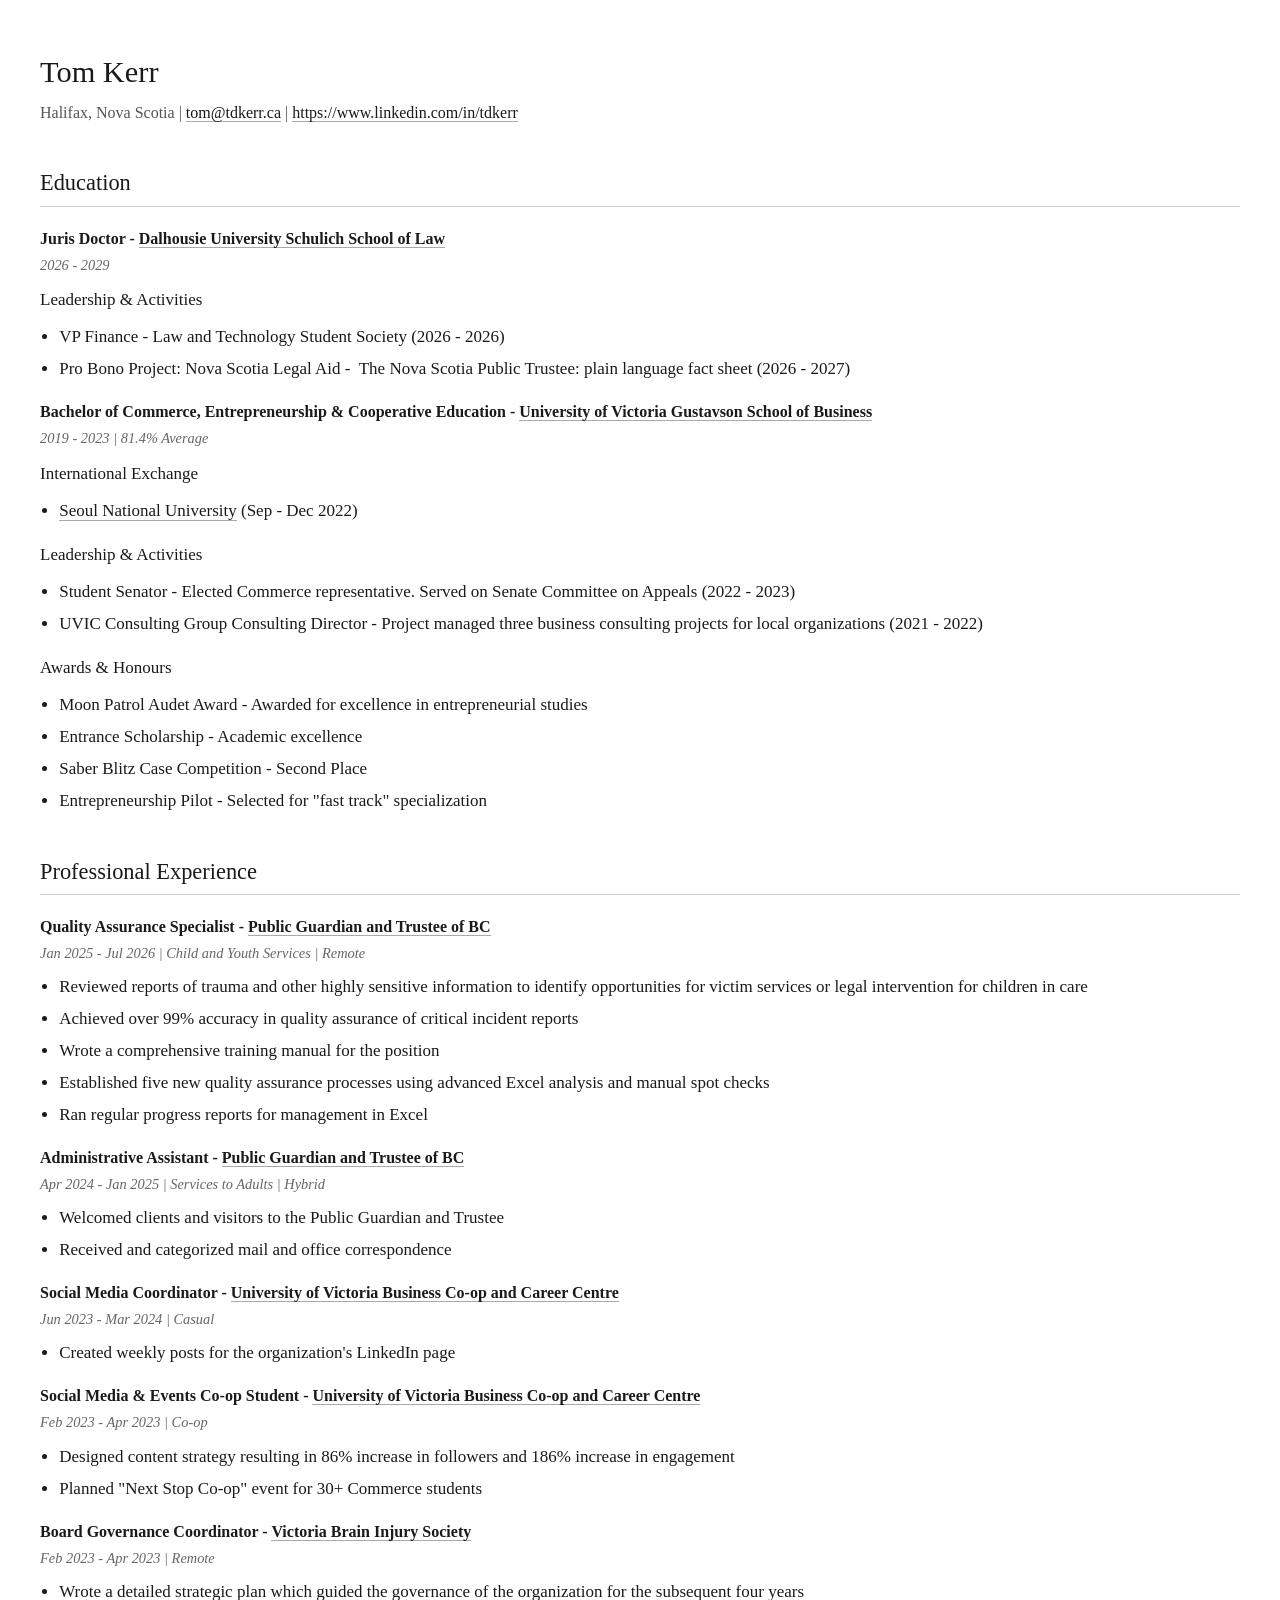
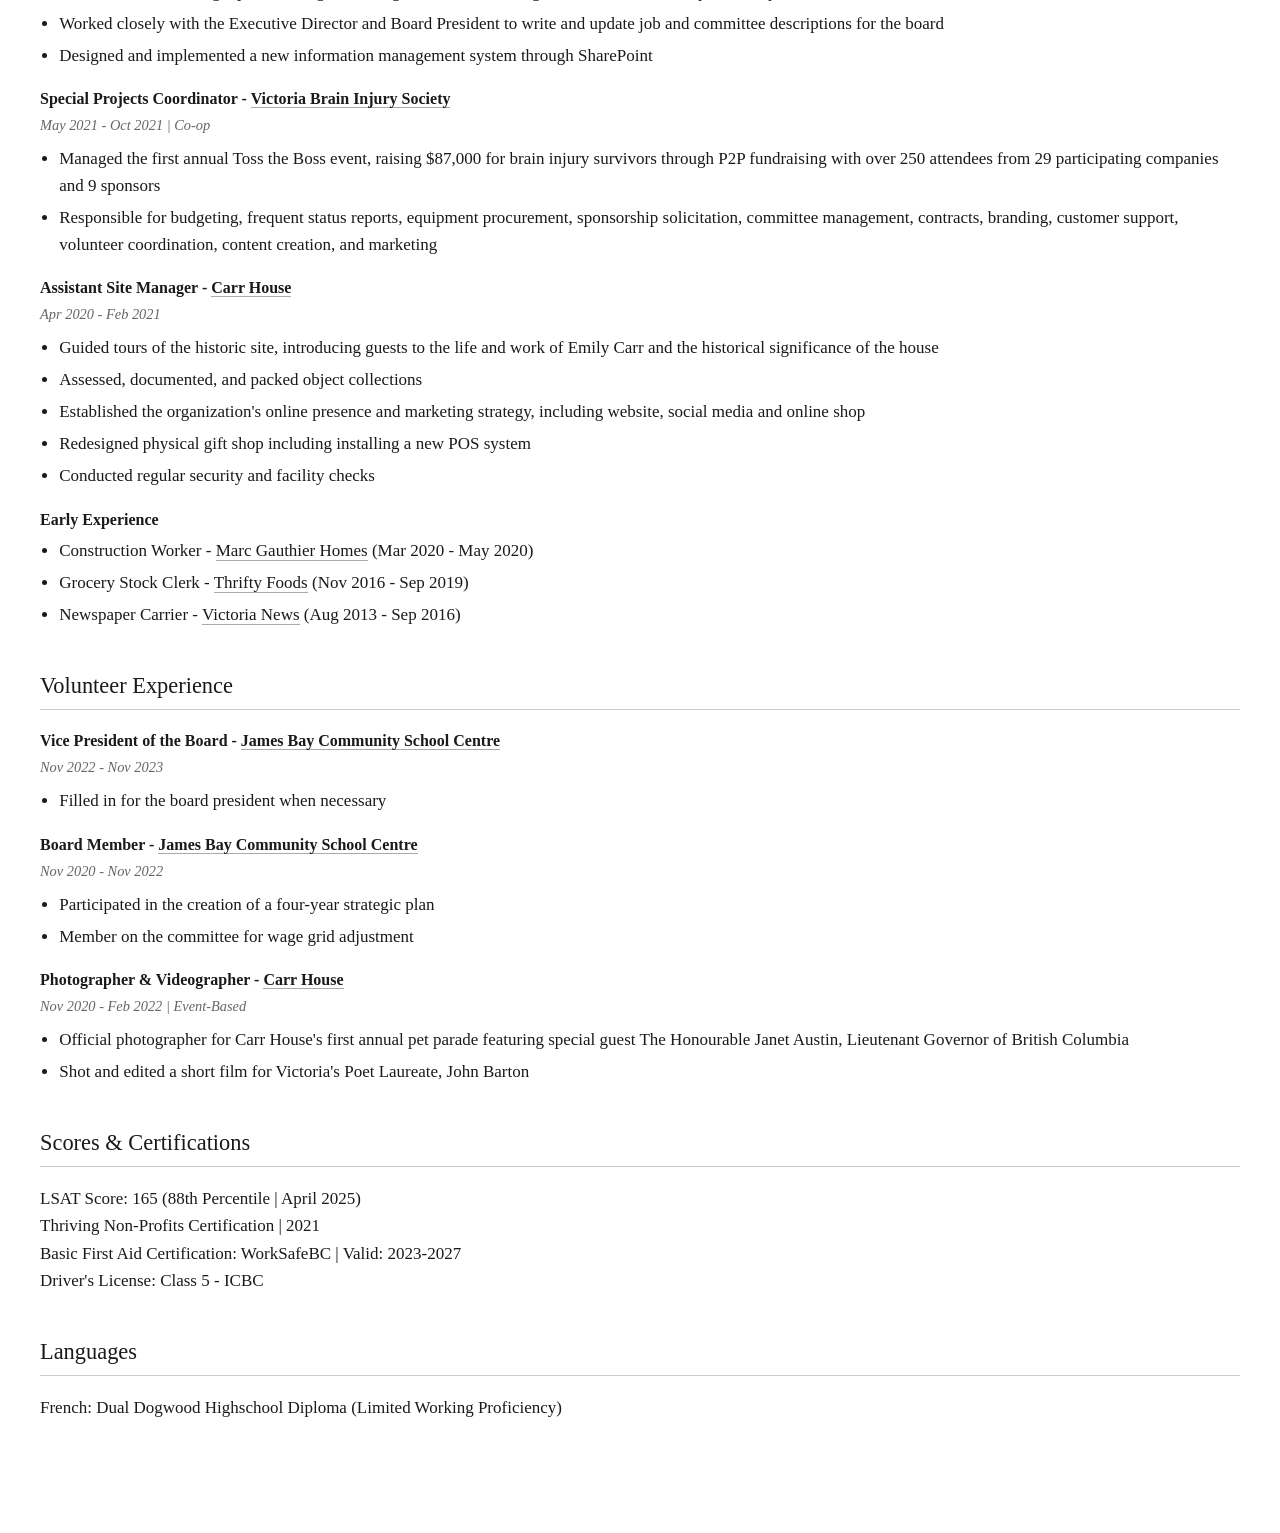
<file: index.html>
<!DOCTYPE html>
<html>
<head>
    <title>Tom's Resume</title>
    <meta charset="UTF-8">
    <meta name="viewport" content="width=device-width, initial-scale=1.0">
    <link rel="stylesheet" href="style.css">
</head>
<body>
    <header>
        <h1>Tom Kerr</h1>
        <h4>Halifax, Nova Scotia | <a href="mailto:tom@tdkerr.ca">tom@tdkerr.ca</a> | <a href="https://www.linkedin.com/in/tdkerr/">https://www.linkedin.com/in/tdkerr</a></h4>
    </header>

        <h2>Education</h2>
        <h3>Juris Doctor - <a href="https://www.dal.ca/faculty/law.html" target="_blank">Dalhousie University Schulich School of Law</a></h3>
        <p class="meta">2026 - 2029</p>

     <p>Leadership & Activities</p>
        <ul>
            <li>VP Finance - Law and Technology Student Society (2026 - 2026)</li>
            <li>Pro Bono Project: Nova Scotia Legal Aid -  The Nova Scotia Public Trustee: plain language fact sheet (2026 - 2027)</li>
        </ul>

        <h3>Bachelor of Commerce, Entrepreneurship & Cooperative Education - <a href="https://www.uvic.ca/gustavson/index.php" target="_blank">University of Victoria Gustavson School of Business</a></h3>
        <p class="meta">2019 - 2023 | 81.4% Average</p>
        <p>International Exchange</p>
        <ul>
            <li><a href="https://en.snu.ac.kr/index.html" target="_blank">Seoul National University</a> (Sep - Dec 2022)</li>
        </ul>

        <p>Leadership & Activities</p>
        <ul>
            <li>Student Senator - Elected Commerce representative. Served on Senate Committee on Appeals (2022 - 2023)</li>
            <li>UVIC Consulting Group Consulting Director - Project managed three business consulting projects for local organizations (2021 - 2022)</li>
        </ul>

        <p>Awards & Honours</p>
        <ul>
            <li>Moon Patrol Audet Award - Awarded for excellence in entrepreneurial studies</li>
            <li>Entrance Scholarship - Academic excellence</li>
            <li>Saber Blitz Case Competition - Second Place</li>
            <li>Entrepreneurship Pilot - Selected for "fast track" specialization</li>
        </ul>

        <h2>Professional Experience</h2>
        
            <h3>Quality Assurance Specialist - <a href="https://www.trustee.bc.ca/children-youth" target="_blank">Public Guardian and Trustee of BC</a></h3>
            <p class="meta">Jan 2025 - Jul 2026 | Child and Youth Services | Remote</p>
            <ul>
                <li>Reviewed reports of trauma and other highly sensitive information to identify opportunities for victim services or legal intervention for children in care</li>
                <li>Achieved over 99% accuracy in quality assurance of critical incident reports</li>
                <li>Wrote a comprehensive training manual for the position</li>
                <li>Established five new quality assurance processes using advanced Excel analysis and manual spot checks</li>
                <li>Ran regular progress reports for management in Excel</li>
            </ul>

            <h3>Administrative Assistant - <a href="https://www.trustee.bc.ca/adults" target="_blank">Public Guardian and Trustee of BC</a></h3>
            <p class="meta">Apr 2024 - Jan 2025 | Services to Adults | Hybrid</p>
            <ul>
                <li>Welcomed clients and visitors to the Public Guardian and Trustee</li>
                <li>Received and categorized mail and office correspondence</li>
            </ul>

            <h3>Social Media Coordinator - <a href="https://www.uvic.ca/coop/explore-programs/business/index.php" target="_blank">University of Victoria Business Co-op and Career Centre</a></h3>
            <p class="meta">Jun 2023 - Mar 2024 | Casual</p>
            <ul>
                <li>Created weekly posts for the organization's LinkedIn page</li>
            </ul>

            <h3>Social Media & Events Co-op Student - <a href="https://www.uvic.ca/coop/explore-programs/business/index.php" target="_blank">University of Victoria Business Co-op and Career Centre</a></h3>
            <p class="meta">Feb 2023 - Apr 2023 | Co-op</p>
            <ul>
                <li>Designed content strategy resulting in 86% increase in followers and 186% increase in engagement</li>
                <li>Planned "Next Stop Co-op" event for 30+ Commerce students</li>
            </ul>

            <h3>Board Governance Coordinator - <a href="https://www.vbis.ca/" target="_blank">Victoria Brain Injury Society</a></h3>
            <p class="meta">Feb 2023 - Apr 2023 | Remote</p>
            <ul>
                <li>Wrote a detailed strategic plan which guided the governance of the organization for the subsequent four years</li>
                <li>Worked closely with the Executive Director and Board President to write and update job and committee descriptions for the board</li>
                <li>Designed and implemented a new information management system through SharePoint</li>
            </ul>

            <h3>Special Projects Coordinator - <a href="https://www.vbis.ca/" target="_blank">Victoria Brain Injury Society</a></h3>
            <p class="meta">May 2021 - Oct 2021 | Co-op</p>
            <ul>
                <li>Managed the first annual Toss the Boss event, raising $87,000 for brain injury survivors through P2P fundraising with over 250 attendees from 29 participating companies and 9 sponsors</li>
                <li>Responsible for budgeting, frequent status reports, equipment procurement, sponsorship solicitation, committee management, contracts, branding, customer support, volunteer coordination, content creation, and marketing</li>
            </ul>

            <h3>Assistant Site Manager - <a href="https://www.carrhouse.org/" target="_blank">Carr House</a></h3>
            <p class="meta">Apr 2020 - Feb 2021</p>
            <ul>
                <li>Guided tours of the historic site, introducing guests to the life and work of Emily Carr and the historical significance of the house</li>
                <li>Assessed, documented, and packed object collections</li>
                <li>Established the organization's online presence and marketing strategy, including website, social media and online shop</li>
                <li>Redesigned physical gift shop including installing a new POS system</li>
                <li>Conducted regular security and facility checks</li>
            </ul>

            <h3>Early Experience</h3>
            <ul>
                <li>Construction Worker - <a href="https://www.marcgauthierhomes.com/" target="_blank">Marc Gauthier Homes</a> (Mar 2020 - May 2020)</li>
                <li>Grocery Stock Clerk - <a href="https://www.thriftyfoods.com/" target="_blank">Thrifty Foods</a> (Nov 2016 - Sep 2019)</li>
                <li>Newspaper Carrier - <a href="https://vicnews.com/" target="_blank">Victoria News</a> (Aug 2013 - Sep 2016)</li>
            </ul>

        <h2>Volunteer Experience</h2>

            <h3>Vice President of the Board - <a href="https://www.jamesbaycentre.ca/" target="_blank">James Bay Community School Centre</a></h3>
            <p class="meta">Nov 2022 - Nov 2023</p>
            <ul>
                <li>Filled in for the board president when necessary</li>
            </ul>

            <h3>Board Member - <a href="https://www.jamesbaycentre.ca/" target="_blank">James Bay Community School Centre</a></h3>
            <p class="meta">Nov 2020 - Nov 2022</p>
            <ul>
                <li>Participated in the creation of a four-year strategic plan</li>
                <li>Member on the committee for wage grid adjustment</li>
            </ul>

        <h3>Photographer & Videographer - <a href="https://www.carrhouse.org/" target="_blank">Carr House</a></h3>
            <p class="meta">Nov 2020 - Feb 2022 | Event-Based</p>
            <ul>
                <li>Official photographer for Carr House's first annual pet parade featuring special guest The Honourable Janet Austin, Lieutenant Governor of British Columbia</li>
                <li>Shot and edited a short film for Victoria's Poet Laureate, John Barton</li>
            </ul>

        <h2>Scores & Certifications</h2>
        <div>
            <div>LSAT Score: 165 (88th Percentile | April 2025)</div>
            <div>Thriving Non-Profits Certification | 2021</div>
            <div>Basic First Aid Certification: WorkSafeBC | Valid: 2023-2027</div>
            <div>Driver's License: Class 5 - ICBC</div>
        </div>

        <h2>Languages</h2>
        <div>
            <div>French: Dual Dogwood Highschool Diploma (Limited Working Proficiency)</div>
        </div>
</file>
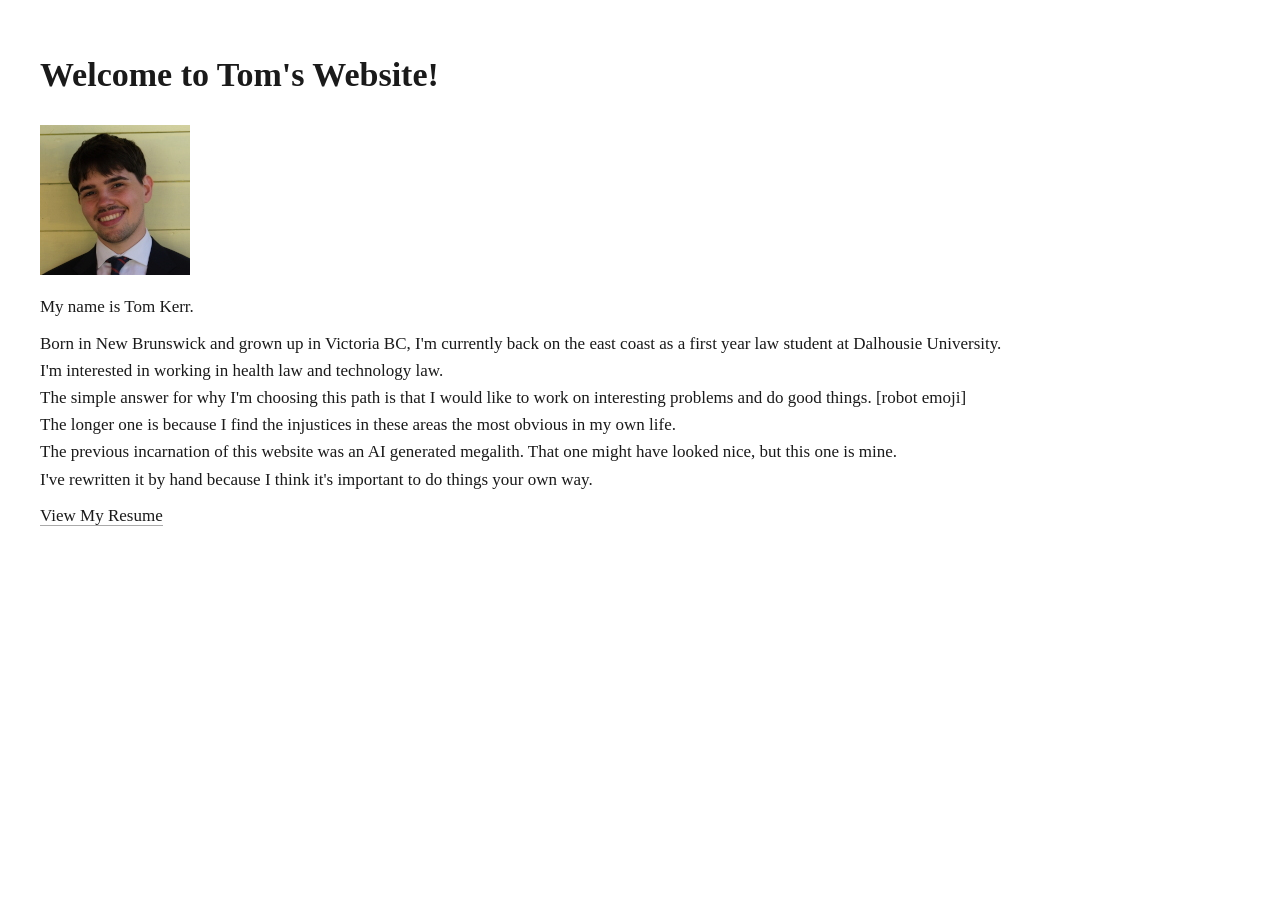
<file: home.html>
<!DOCTYPE html>
<html>
<head>
    <title>Tom's Website</title>
    <meta charset="UTF-8">
    <meta name="viewport" content="width=device-width, initial-scale=1.0">
    <link rel="stylesheet" href="style.css">
</head>
<body>

    <h1>Welcome to Tom's Website!</h1>
    <p><img src="profilephoto.jpg" alt="image of Tom" width="150" height="150"></p>
    <div>My name is Tom Kerr. </div>
    <p>
            Born in New Brunswick and grown up in Victoria BC, I'm currently back on the east coast as a first year law student at Dalhousie University.
        <br>I'm interested in working in health law and technology law. 
        <br>The simple answer for why I'm choosing this path is that I would like to work on interesting problems and do good things. [robot emoji]
        <br>The longer one is because I find the injustices in these areas the most obvious in my own life.
        <br>The previous incarnation of this website was an AI generated megalith. That one might have looked nice, but this one is mine.
        <br>I've rewritten it by hand because I think it's important to do things your own way.
    </p>
    <p><a href="resume.html">View My Resume</a></p>
</body>
</html>
</file>
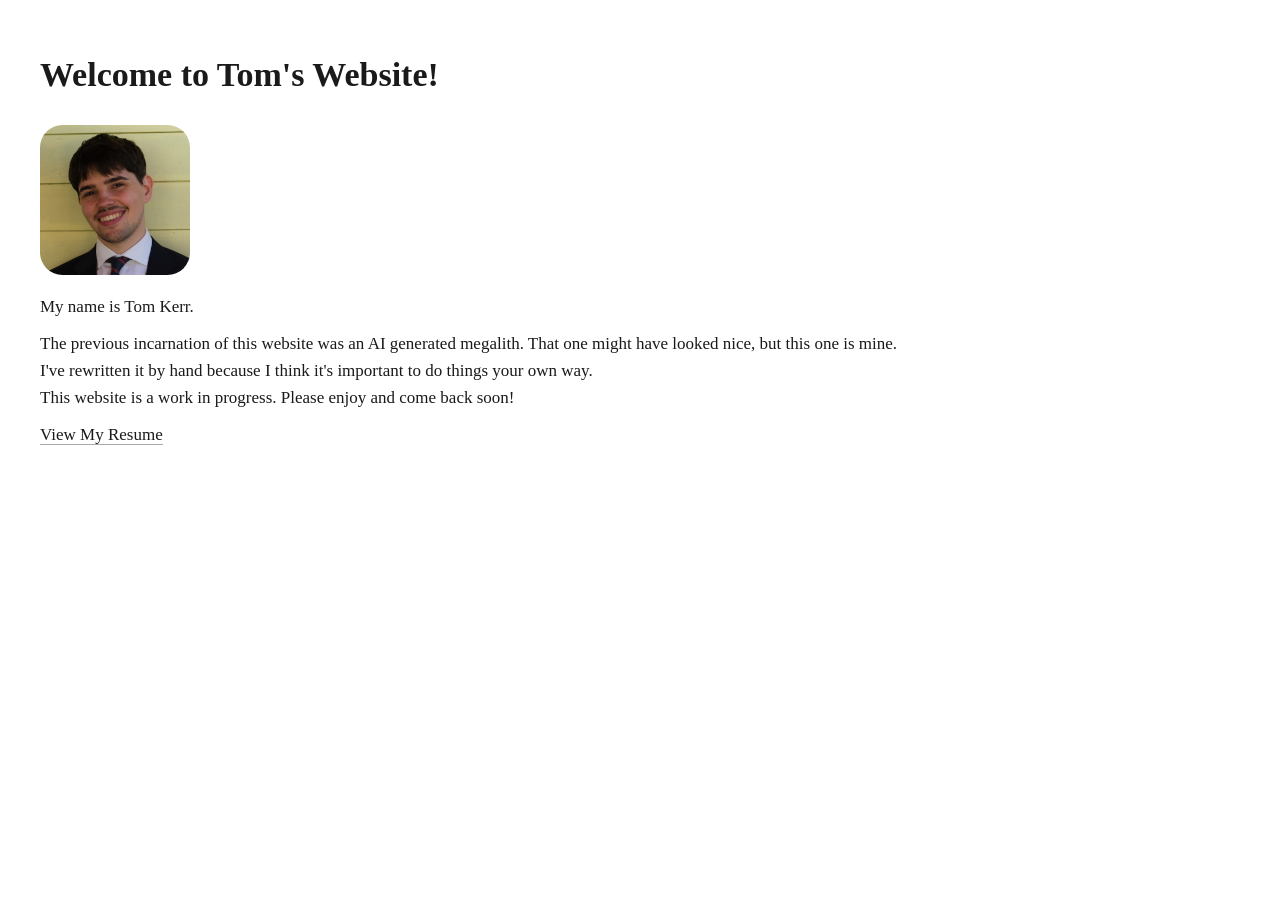
<file: index2.html>
<!DOCTYPE html>
<html>
<head>
    <title>Tom's Website</title>
    <meta charset="UTF-8">
    <meta name="viewport" content="width=device-width, initial-scale=1.0">
    <link rel="stylesheet" href="style.css">
</head>
<body>

    <h1>Welcome to Tom's Website!</h1>
    <p><img src="profilephoto.jpg" alt="image of Tom" width="150" height="150" style="border-radius: 15%"></p>
    <div>My name is Tom Kerr. </div>
    <p>
            The previous incarnation of this website was an AI generated megalith. That one might have looked nice, but this one is mine.
        <br>I've rewritten it by hand because I think it's important to do things your own way.
        <br>This website is a work in progress. Please enjoy and come back soon!
    </p>
    <p><a href="resume.html">View My Resume</a></p>
</body>
</html>
</file>
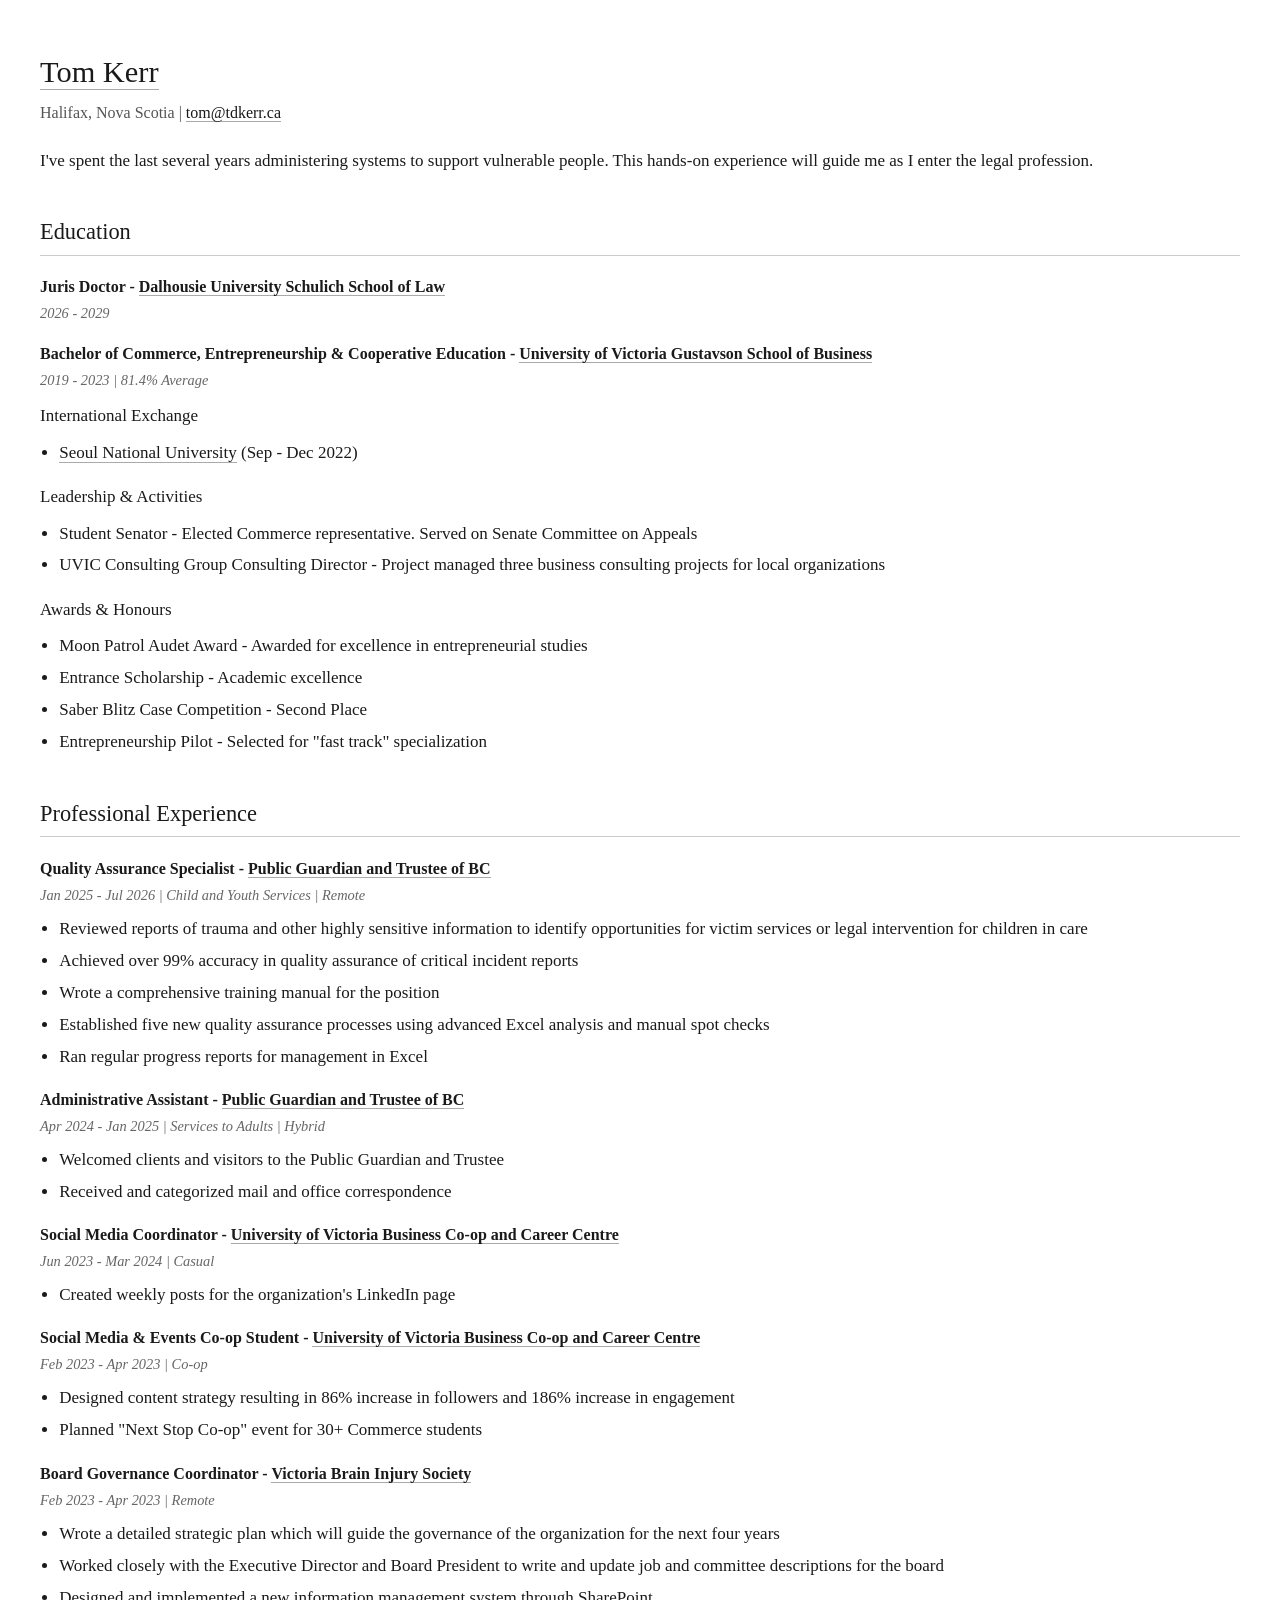
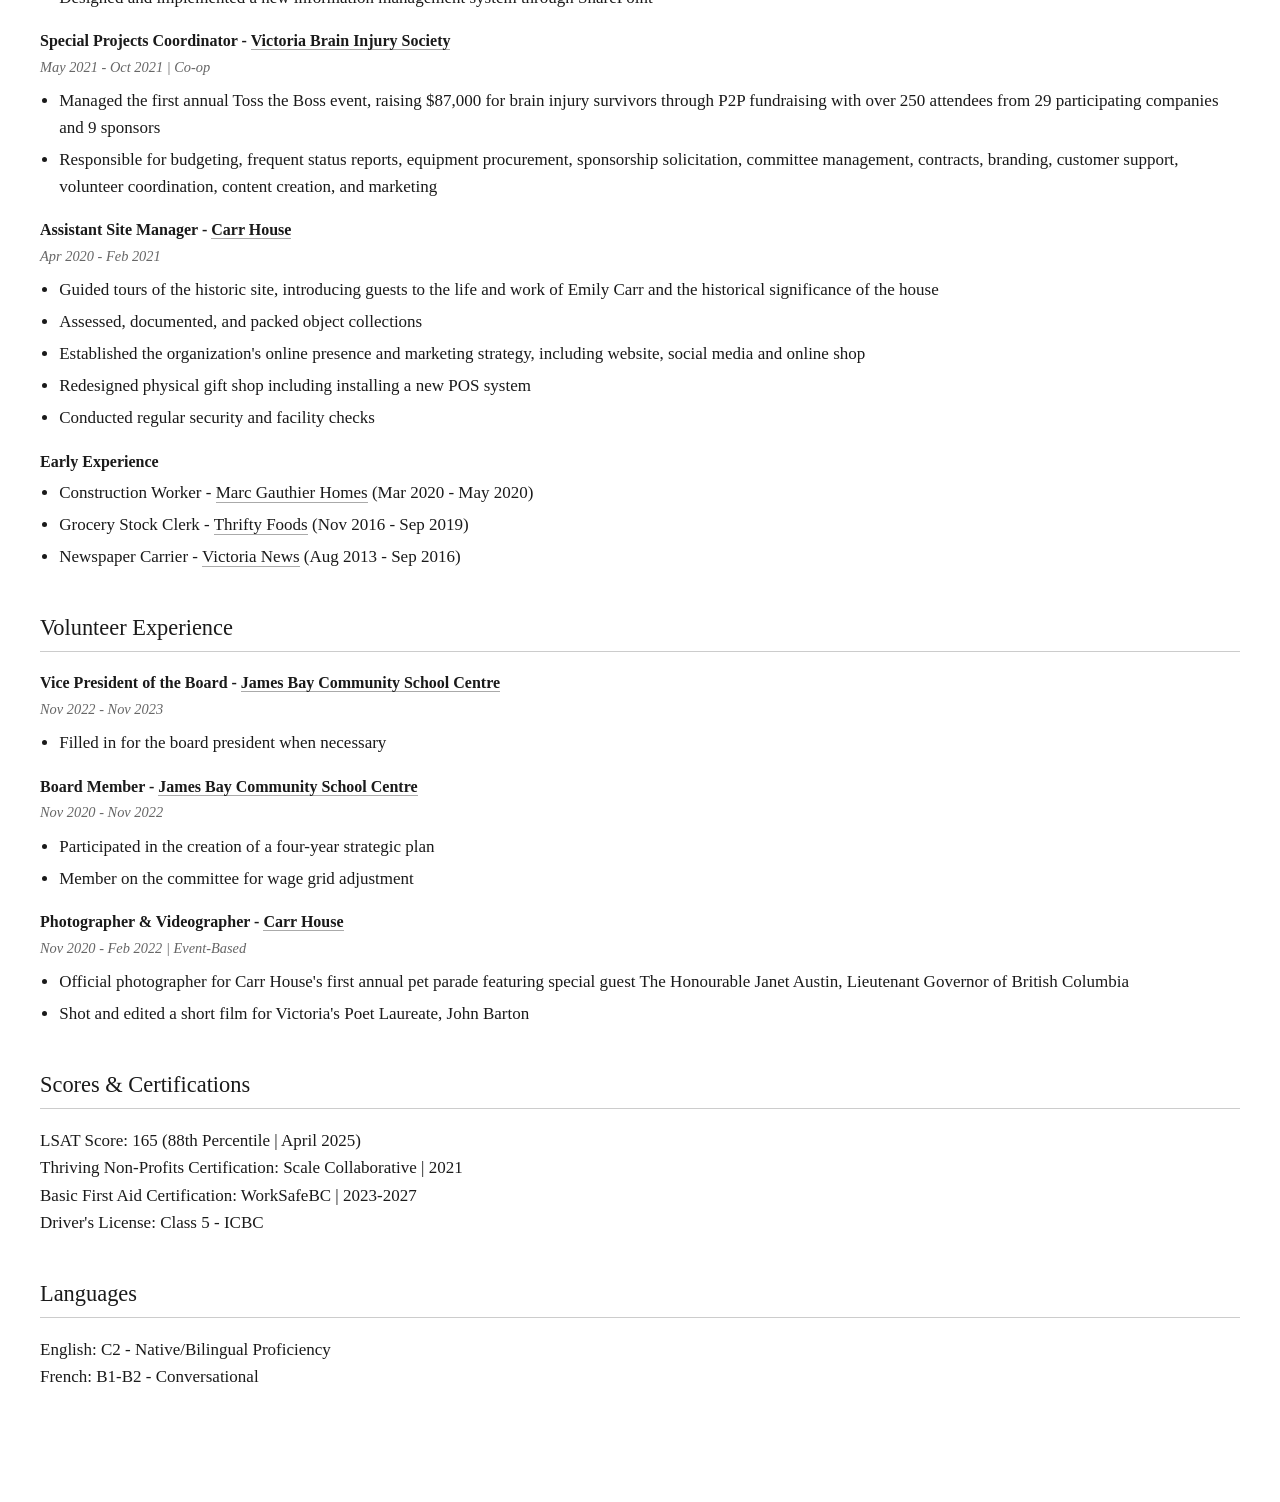
<file: resume.html>
<!DOCTYPE html>
<html>
<head>
    <title>Tom's Resume</title>
    <meta charset="UTF-8">
    <meta name="viewport" content="width=device-width, initial-scale=1.0">
    <link rel="stylesheet" href="style.css">
</head>
<body>
    <header>
        <h1><a href="index.html">Tom Kerr</a></h1>
        <h4>Halifax, Nova Scotia | <a href="mailto:tom@tdkerr.ca">tom@tdkerr.ca</a></h4>
    </header>

        <p>
        I've spent the last several years administering systems to support vulnerable people.
        This hands-on experience will guide me as I enter the legal profession.
        </p>

        <h2>Education</h2>
        <h3>Juris Doctor - <a href="https://www.dal.ca/faculty/law.html" target="_blank">Dalhousie University Schulich School of Law</a></h3>
        <p class="meta">2026 - 2029</p>
        <h3>Bachelor of Commerce, Entrepreneurship & Cooperative Education - <a href="https://www.uvic.ca/gustavson/index.php" target="_blank">University of Victoria Gustavson School of Business</a></h3>
        <p class="meta">2019 - 2023 | 81.4% Average</p>
        <p>International Exchange</p>
        <ul>
            <li><a href="https://en.snu.ac.kr/index.html" target="_blank">Seoul National University</a> (Sep - Dec 2022)</li>
        </ul>

        <p>Leadership & Activities</p>
        <ul>
            <li>Student Senator - Elected Commerce representative. Served on Senate Committee on Appeals</li>
            <li>UVIC Consulting Group Consulting Director - Project managed three business consulting projects for local organizations</li>
        </ul>

        <p>Awards & Honours</p>
        <ul>
            <li>Moon Patrol Audet Award - Awarded for excellence in entrepreneurial studies</li>
            <li>Entrance Scholarship - Academic excellence</li>
            <li>Saber Blitz Case Competition - Second Place</li>
            <li>Entrepreneurship Pilot - Selected for "fast track" specialization</li>
        </ul>

        <h2>Professional Experience</h2>
        
            <h3>Quality Assurance Specialist - <a href="https://www.trustee.bc.ca/children-youth" target="_blank">Public Guardian and Trustee of BC</a></h3>
            <p class="meta">Jan 2025 - Jul 2026 | Child and Youth Services | Remote</p>
            <ul>
                <li>Reviewed reports of trauma and other highly sensitive information to identify opportunities for victim services or legal intervention for children in care</li>
                <li>Achieved over 99% accuracy in quality assurance of critical incident reports</li>
                <li>Wrote a comprehensive training manual for the position</li>
                <li>Established five new quality assurance processes using advanced Excel analysis and manual spot checks</li>
                <li>Ran regular progress reports for management in Excel</li>
            </ul>

            <h3>Administrative Assistant - <a href="https://www.trustee.bc.ca/adults" target="_blank">Public Guardian and Trustee of BC</a></h3>
            <p class="meta">Apr 2024 - Jan 2025 | Services to Adults | Hybrid</p>
            <ul>
                <li>Welcomed clients and visitors to the Public Guardian and Trustee</li>
                <li>Received and categorized mail and office correspondence</li>
            </ul>

            <h3>Social Media Coordinator - <a href="https://www.uvic.ca/coop/explore-programs/business/index.php" target="_blank">University of Victoria Business Co-op and Career Centre</a></h3>
            <p class="meta">Jun 2023 - Mar 2024 | Casual</p>
            <ul>
                <li>Created weekly posts for the organization's LinkedIn page</li>
            </ul>

            <h3>Social Media & Events Co-op Student - <a href="https://www.uvic.ca/coop/explore-programs/business/index.php" target="_blank">University of Victoria Business Co-op and Career Centre</a></h3>
            <p class="meta">Feb 2023 - Apr 2023 | Co-op</p>
            <ul>
                <li>Designed content strategy resulting in 86% increase in followers and 186% increase in engagement</li>
                <li>Planned "Next Stop Co-op" event for 30+ Commerce students</li>
            </ul>

            <h3>Board Governance Coordinator - <a href="https://www.vbis.ca/" target="_blank">Victoria Brain Injury Society</a></h3>
            <p class="meta">Feb 2023 - Apr 2023 | Remote</p>
            <ul>
                <li>Wrote a detailed strategic plan which will guide the governance of the organization for the next four years</li>
                <li>Worked closely with the Executive Director and Board President to write and update job and committee descriptions for the board</li>
                <li>Designed and implemented a new information management system through SharePoint</li>
            </ul>

            <h3>Special Projects Coordinator - <a href="https://www.vbis.ca/" target="_blank">Victoria Brain Injury Society</a></h3>
            <p class="meta">May 2021 - Oct 2021 | Co-op</p>
            <ul>
                <li>Managed the first annual Toss the Boss event, raising $87,000 for brain injury survivors through P2P fundraising with over 250 attendees from 29 participating companies and 9 sponsors</li>
                <li>Responsible for budgeting, frequent status reports, equipment procurement, sponsorship solicitation, committee management, contracts, branding, customer support, volunteer coordination, content creation, and marketing</li>
            </ul>

            <h3>Assistant Site Manager - <a href="https://www.carrhouse.org/" target="_blank">Carr House</a></h3>
            <p class="meta">Apr 2020 - Feb 2021</p>
            <ul>
                <li>Guided tours of the historic site, introducing guests to the life and work of Emily Carr and the historical significance of the house</li>
                <li>Assessed, documented, and packed object collections</li>
                <li>Established the organization's online presence and marketing strategy, including website, social media and online shop</li>
                <li>Redesigned physical gift shop including installing a new POS system</li>
                <li>Conducted regular security and facility checks</li>
            </ul>

            <h3>Early Experience</h3>
            <ul>
                <li>Construction Worker - <a href="https://www.marcgauthierhomes.com/" target="_blank">Marc Gauthier Homes</a> (Mar 2020 - May 2020)</li>
                <li>Grocery Stock Clerk - <a href="https://www.thriftyfoods.com/" target="_blank">Thrifty Foods</a> (Nov 2016 - Sep 2019)</li>
                <li>Newspaper Carrier - <a href="https://vicnews.com/" target="_blank">Victoria News</a> (Aug 2013 - Sep 2016)</li>
            </ul>

        <h2>Volunteer Experience</h2>

            <h3>Vice President of the Board - <a href="https://www.jamesbaycentre.ca/" target="_blank">James Bay Community School Centre</a></h3>
            <p class="meta">Nov 2022 - Nov 2023</p>
            <ul>
                <li>Filled in for the board president when necessary</li>
            </ul>

            <h3>Board Member - <a href="https://www.jamesbaycentre.ca/" target="_blank">James Bay Community School Centre</a></h3>
            <p class="meta">Nov 2020 - Nov 2022</p>
            <ul>
                <li>Participated in the creation of a four-year strategic plan</li>
                <li>Member on the committee for wage grid adjustment</li>
            </ul>

        <h3>Photographer & Videographer - <a href="https://www.carrhouse.org/" target="_blank">Carr House</a></h3>
            <p class="meta">Nov 2020 - Feb 2022 | Event-Based</p>
            <ul>
                <li>Official photographer for Carr House's first annual pet parade featuring special guest The Honourable Janet Austin, Lieutenant Governor of British Columbia</li>
                <li>Shot and edited a short film for Victoria's Poet Laureate, John Barton</li>
            </ul>

        <h2>Scores & Certifications</h2>
        <div>
            <div>LSAT Score: 165 (88th Percentile | April 2025)</div>
            <div>Thriving Non-Profits Certification: Scale Collaborative | 2021</div>
            <div>Basic First Aid Certification: WorkSafeBC | 2023-2027</div>
            <div>Driver's License: Class 5 - ICBC</div>
        </div>

        <h2>Languages</h2>
        <div>
            <div>English: C2 - Native/Bilingual Proficiency</div>
            <div>French: B1-B2 - Conversational</div>
        </div>
</file>
<file: style.css>
body {
    max-width: 1200px;
    margin: 3rem auto;
    padding: 0 1.25rem 4rem;
    font-family: Georgia, "Iowan Old Style", "Palatino Linotype", serif;
    font-size: 17px;
    line-height: 1.6;
    color: #1a1a1a;
}

header h1 {
    font-size: 1.9rem;
    font-weight: normal;
    margin-bottom: 0.2rem;
}

header h4 {
    font-size: 1rem;
    font-weight: normal;
    color: #555;
    margin-top: 0;
}

h2 {
    font-size: 1.4rem;
    font-weight: normal;
    border-bottom: 1px solid #ccc;
    padding-bottom: 0.3rem;
    margin-top: 2.5rem;
}

h3 {
    font-size: 1rem;
    font-weight: bold;
    margin-bottom: 0;
}

.meta {
    font-size: 0.9rem;
    font-style: italic;
    color: #666;
    margin-top: 0.15rem;
    margin-bottom: 0.5rem;
}

p {
    margin: 0.6rem 0;
}

ul {
    margin-top: 0.3rem;
    padding-left: 1.2rem;
}

li {
    margin-bottom: 0.3rem;
}

a {
    color: #1a1a1a;
    text-decoration: none;
    border-bottom: 1px solid #aaa;
}

a:hover {
    border-bottom-color: #1a1a1a;
}

@media print {
    body {
        margin: 0;
        max-width: none;
    }
}
</file>
